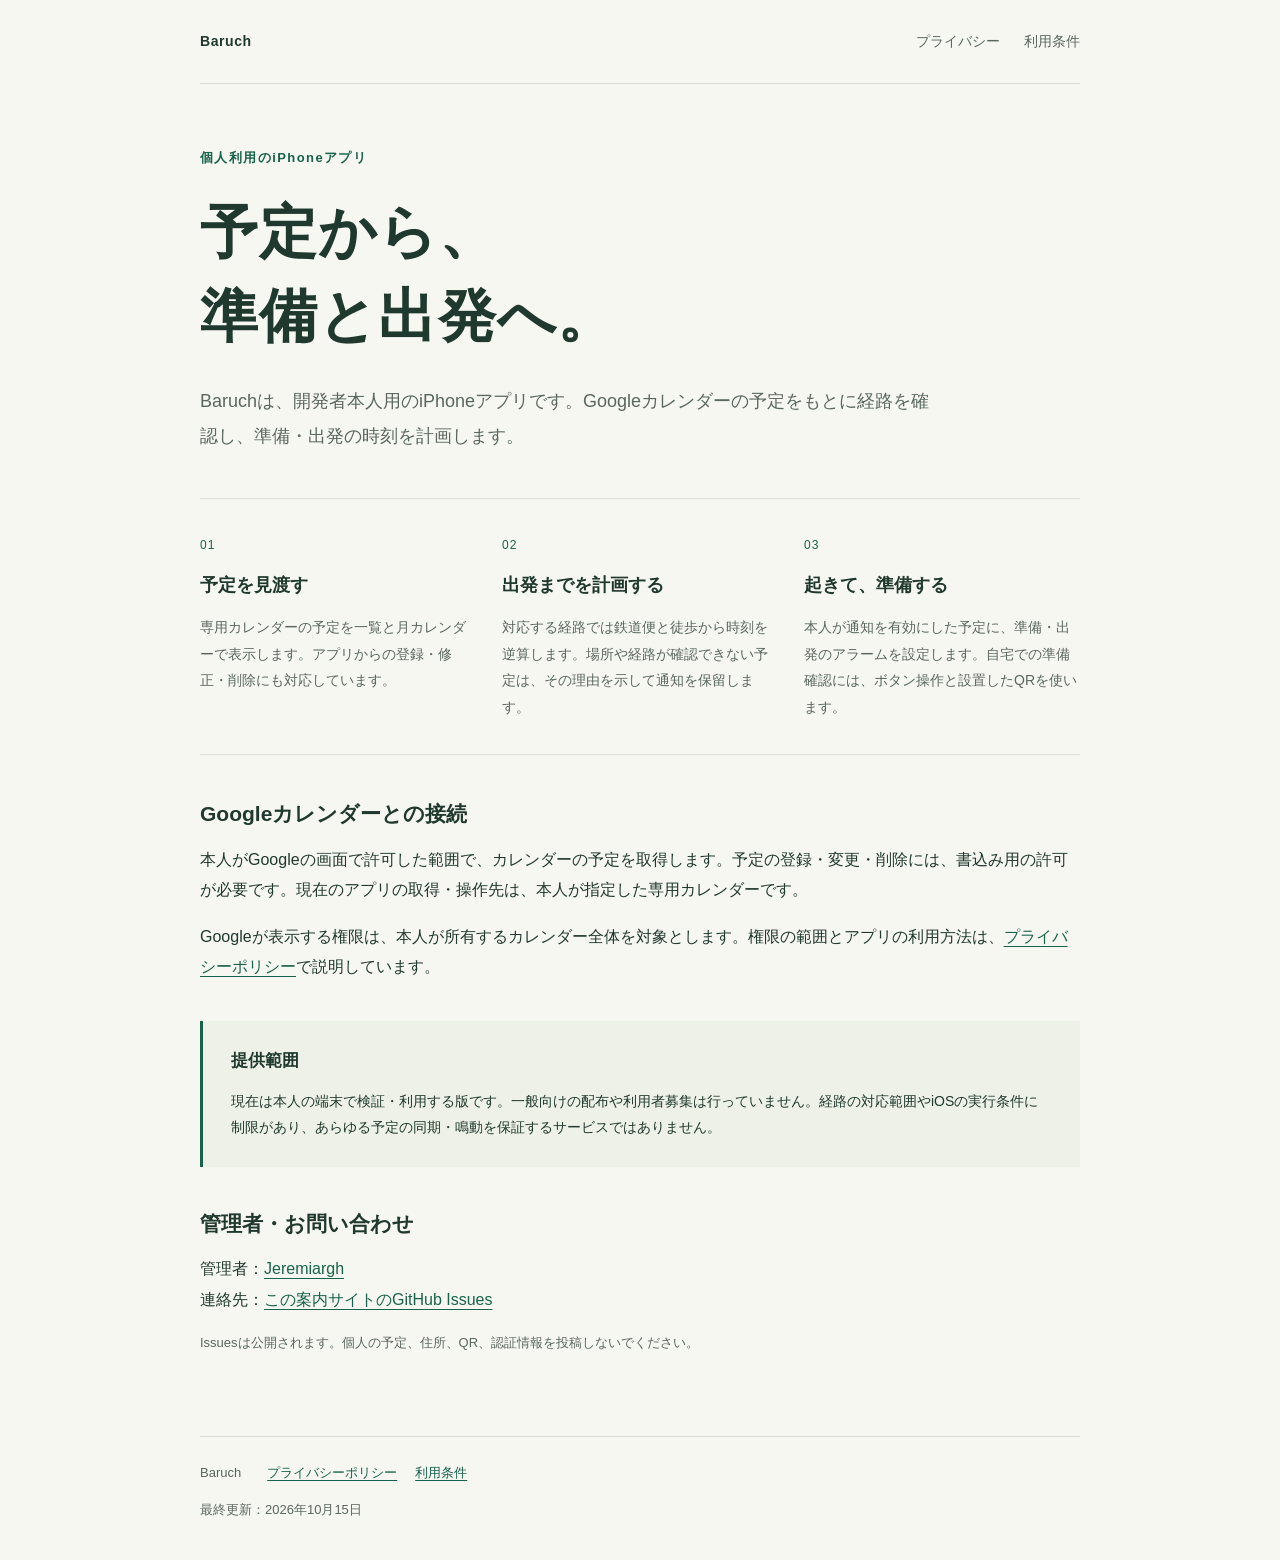
<file: index.html>
<!doctype html>
<html lang="ja">
<head>
  <meta charset="utf-8">
  <meta name="viewport" content="width=device-width, initial-scale=1">
  <meta name="description" content="iPhoneアプリ「Baruch」の個人利用版。Googleカレンダーの予定から、準備と出発の計画・通知・QR確認を支援します。">
  <title>Baruch — アプリ案内</title>
  <link rel="stylesheet" href="style.css">
</head>
<body>
  <a class="skip" href="#main">本文へ</a>
  <header class="site-header"><a class="brand" href="./">Baruch</a><nav aria-label="ページ"><a href="privacy.html">プライバシー</a><a href="terms.html">利用条件</a></nav></header>
  <main id="main">
    <p class="eyebrow">個人利用のiPhoneアプリ</p>
    <h1>予定から、<br>準備と出発へ。</h1>
    <p class="lead">Baruchは、開発者本人用のiPhoneアプリです。Googleカレンダーの予定をもとに経路を確認し、準備・出発の時刻を計画します。</p>
    <section class="feature-grid" aria-label="主な機能">
      <article><span class="number">01</span><h2>予定を見渡す</h2><p>専用カレンダーの予定を一覧と月カレンダーで表示します。アプリからの登録・修正・削除にも対応しています。</p></article>
      <article><span class="number">02</span><h2>出発までを計画する</h2><p>対応する経路では鉄道便と徒歩から時刻を逆算します。場所や経路が確認できない予定は、その理由を示して通知を保留します。</p></article>
      <article><span class="number">03</span><h2>起きて、準備する</h2><p>本人が通知を有効にした予定に、準備・出発のアラームを設定します。自宅での準備確認には、ボタン操作と設置したQRを使います。</p></article>
    </section>
    <section>
      <h2>Googleカレンダーとの接続</h2>
      <p>本人がGoogleの画面で許可した範囲で、カレンダーの予定を取得します。予定の登録・変更・削除には、書込み用の許可が必要です。現在のアプリの取得・操作先は、本人が指定した専用カレンダーです。</p>
      <p>Googleが表示する権限は、本人が所有するカレンダー全体を対象とします。権限の範囲とアプリの利用方法は、<a href="privacy.html">プライバシーポリシー</a>で説明しています。</p>
    </section>
    <aside class="note"><h2>提供範囲</h2><p>現在は本人の端末で検証・利用する版です。一般向けの配布や利用者募集は行っていません。経路の対応範囲やiOSの実行条件に制限があり、あらゆる予定の同期・鳴動を保証するサービスではありません。</p></aside>
    <section class="contact"><h2>管理者・お問い合わせ</h2><p>管理者：<a href="https://github.com/Jeremiargh">Jeremiargh</a><br>連絡先：<a href="https://github.com/Jeremiargh/Jeremiargh.github.io/issues">この案内サイトのGitHub Issues</a></p><p class="small">Issuesは公開されます。個人の予定、住所、QR、認証情報を投稿しないでください。</p></section>
  </main>
  <footer><span>Baruch</span><div><a href="privacy.html">プライバシーポリシー</a><a href="terms.html">利用条件</a></div><small>最終更新：2026年10月15日</small></footer>
</body>
</html>
</file>
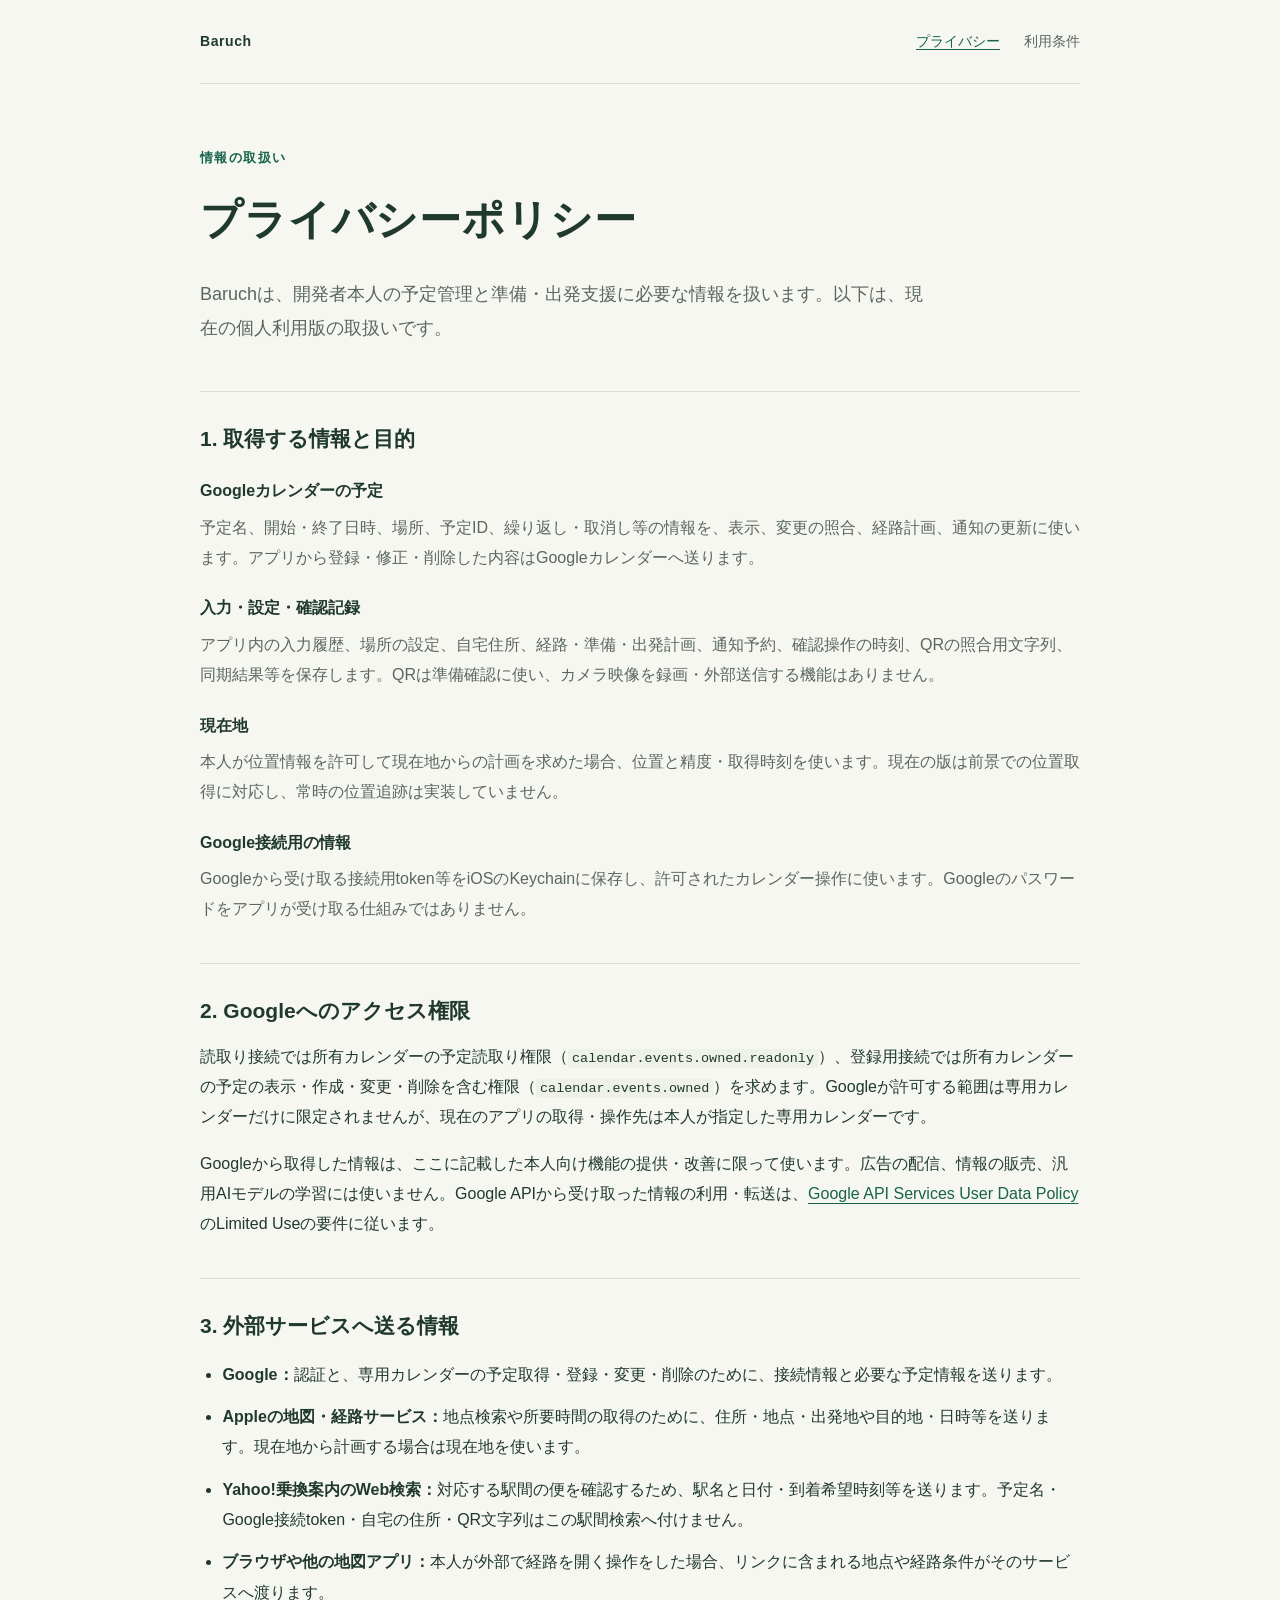
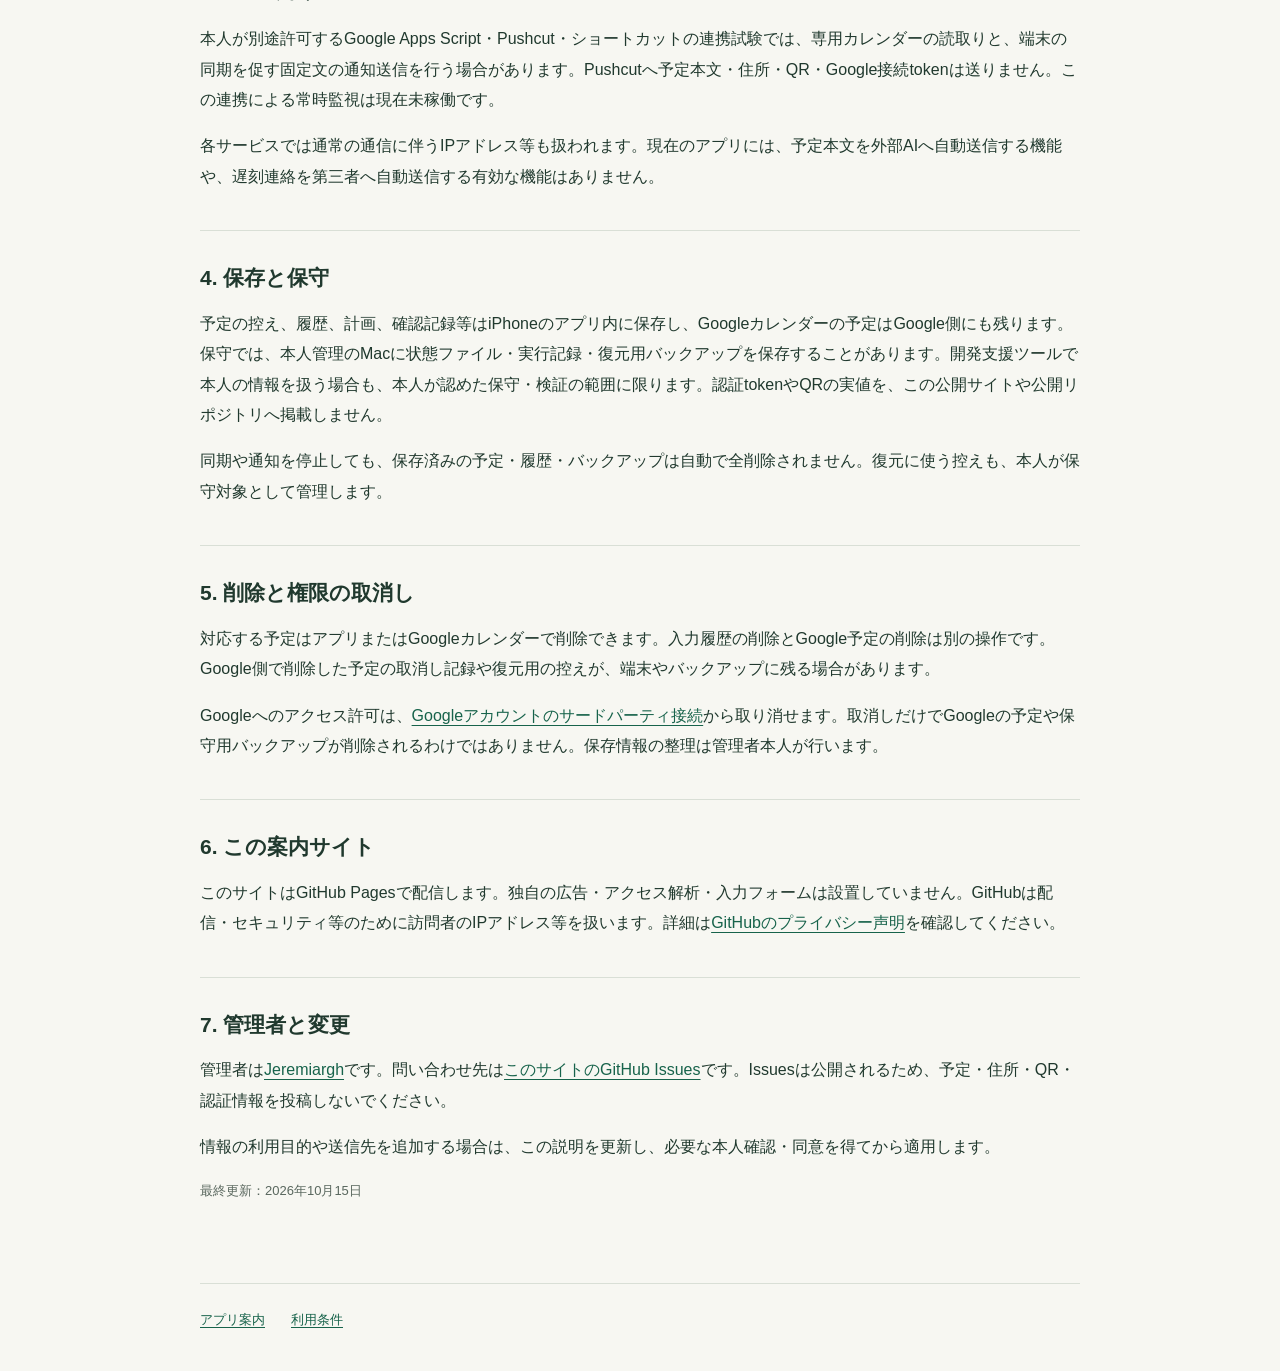
<file: privacy.html>
<!doctype html>
<html lang="ja">
<head>
  <meta charset="utf-8">
  <meta name="viewport" content="width=device-width, initial-scale=1">
  <meta name="description" content="Baruchが取得・利用・保存する情報と、外部サービスへの送信、削除・権限取消しについて。">
  <title>プライバシーポリシー — Baruch</title>
  <link rel="stylesheet" href="style.css">
</head>
<body>
  <a class="skip" href="#main">本文へ</a>
  <header class="site-header"><a class="brand" href="./">Baruch</a><nav aria-label="ページ"><a href="privacy.html" aria-current="page">プライバシー</a><a href="terms.html">利用条件</a></nav></header>
  <main id="main" class="document">
    <p class="eyebrow">情報の取扱い</p><h1>プライバシーポリシー</h1>
    <p class="lead">Baruchは、開発者本人の予定管理と準備・出発支援に必要な情報を扱います。以下は、現在の個人利用版の取扱いです。</p>
    <section><h2>1. 取得する情報と目的</h2>
      <dl>
        <dt>Googleカレンダーの予定</dt><dd>予定名、開始・終了日時、場所、予定ID、繰り返し・取消し等の情報を、表示、変更の照合、経路計画、通知の更新に使います。アプリから登録・修正・削除した内容はGoogleカレンダーへ送ります。</dd>
        <dt>入力・設定・確認記録</dt><dd>アプリ内の入力履歴、場所の設定、自宅住所、経路・準備・出発計画、通知予約、確認操作の時刻、QRの照合用文字列、同期結果等を保存します。QRは準備確認に使い、カメラ映像を録画・外部送信する機能はありません。</dd>
        <dt>現在地</dt><dd>本人が位置情報を許可して現在地からの計画を求めた場合、位置と精度・取得時刻を使います。現在の版は前景での位置取得に対応し、常時の位置追跡は実装していません。</dd>
        <dt>Google接続用の情報</dt><dd>Googleから受け取る接続用token等をiOSのKeychainに保存し、許可されたカレンダー操作に使います。Googleのパスワードをアプリが受け取る仕組みではありません。</dd>
      </dl>
    </section>
    <section><h2>2. Googleへのアクセス権限</h2>
      <p>読取り接続では所有カレンダーの予定読取り権限（<code>calendar.events.owned.readonly</code>）、登録用接続では所有カレンダーの予定の表示・作成・変更・削除を含む権限（<code>calendar.events.owned</code>）を求めます。Googleが許可する範囲は専用カレンダーだけに限定されませんが、現在のアプリの取得・操作先は本人が指定した専用カレンダーです。</p>
      <p>Googleから取得した情報は、ここに記載した本人向け機能の提供・改善に限って使います。広告の配信、情報の販売、汎用AIモデルの学習には使いません。Google APIから受け取った情報の利用・転送は、<a href="https://developers.google.com/terms/api-services-user-data-policy">Google API Services User Data Policy</a>のLimited Useの要件に従います。</p>
    </section>
    <section><h2>3. 外部サービスへ送る情報</h2>
      <ul>
        <li><strong>Google：</strong>認証と、専用カレンダーの予定取得・登録・変更・削除のために、接続情報と必要な予定情報を送ります。</li>
        <li><strong>Appleの地図・経路サービス：</strong>地点検索や所要時間の取得のために、住所・地点・出発地や目的地・日時等を送ります。現在地から計画する場合は現在地を使います。</li>
        <li><strong>Yahoo!乗換案内のWeb検索：</strong>対応する駅間の便を確認するため、駅名と日付・到着希望時刻等を送ります。予定名・Google接続token・自宅の住所・QR文字列はこの駅間検索へ付けません。</li>
        <li><strong>ブラウザや他の地図アプリ：</strong>本人が外部で経路を開く操作をした場合、リンクに含まれる地点や経路条件がそのサービスへ渡ります。</li>
      </ul>
      <p>本人が別途許可するGoogle Apps Script・Pushcut・ショートカットの連携試験では、専用カレンダーの読取りと、端末の同期を促す固定文の通知送信を行う場合があります。Pushcutへ予定本文・住所・QR・Google接続tokenは送りません。この連携による常時監視は現在未稼働です。</p>
      <p>各サービスでは通常の通信に伴うIPアドレス等も扱われます。現在のアプリには、予定本文を外部AIへ自動送信する機能や、遅刻連絡を第三者へ自動送信する有効な機能はありません。</p>
    </section>
    <section><h2>4. 保存と保守</h2>
      <p>予定の控え、履歴、計画、確認記録等はiPhoneのアプリ内に保存し、Googleカレンダーの予定はGoogle側にも残ります。保守では、本人管理のMacに状態ファイル・実行記録・復元用バックアップを保存することがあります。開発支援ツールで本人の情報を扱う場合も、本人が認めた保守・検証の範囲に限ります。認証tokenやQRの実値を、この公開サイトや公開リポジトリへ掲載しません。</p>
      <p>同期や通知を停止しても、保存済みの予定・履歴・バックアップは自動で全削除されません。復元に使う控えも、本人が保守対象として管理します。</p>
    </section>
    <section><h2>5. 削除と権限の取消し</h2>
      <p>対応する予定はアプリまたはGoogleカレンダーで削除できます。入力履歴の削除とGoogle予定の削除は別の操作です。Google側で削除した予定の取消し記録や復元用の控えが、端末やバックアップに残る場合があります。</p>
      <p>Googleへのアクセス許可は、<a href="https://myaccount.google.com/connections">Googleアカウントのサードパーティ接続</a>から取り消せます。取消しだけでGoogleの予定や保守用バックアップが削除されるわけではありません。保存情報の整理は管理者本人が行います。</p>
    </section>
    <section><h2>6. この案内サイト</h2>
      <p>このサイトはGitHub Pagesで配信します。独自の広告・アクセス解析・入力フォームは設置していません。GitHubは配信・セキュリティ等のために訪問者のIPアドレス等を扱います。詳細は<a href="https://docs.github.com/en/site-policy/privacy-policies/github-general-privacy-statement">GitHubのプライバシー声明</a>を確認してください。</p>
    </section>
    <section><h2>7. 管理者と変更</h2>
      <p>管理者は<a href="https://github.com/Jeremiargh">Jeremiargh</a>です。問い合わせ先は<a href="https://github.com/Jeremiargh/Jeremiargh.github.io/issues">このサイトのGitHub Issues</a>です。Issuesは公開されるため、予定・住所・QR・認証情報を投稿しないでください。</p>
      <p>情報の利用目的や送信先を追加する場合は、この説明を更新し、必要な本人確認・同意を得てから適用します。</p>
    </section>
    <p class="small">最終更新：2026年10月15日</p>
  </main>
  <footer><a href="./">アプリ案内</a><a href="terms.html">利用条件</a></footer>
</body>
</html>
</file>
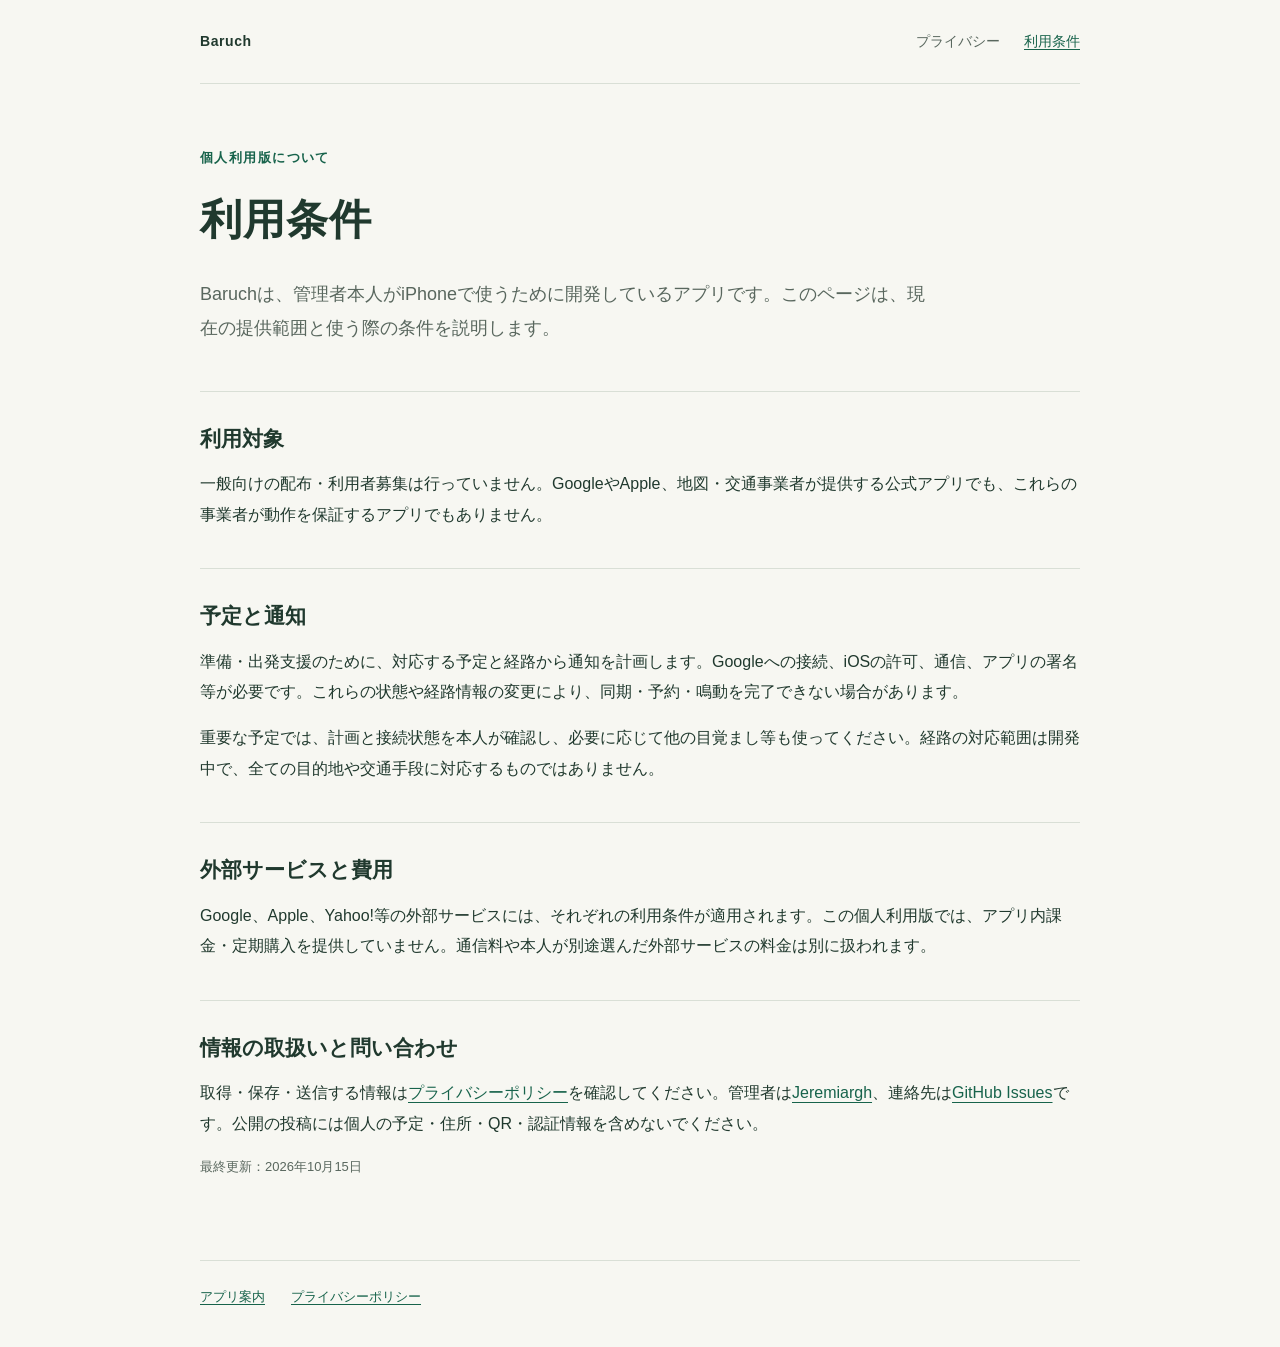
<file: terms.html>
<!doctype html>
<html lang="ja">
<head>
  <meta charset="utf-8">
  <meta name="viewport" content="width=device-width, initial-scale=1">
  <meta name="description" content="Baruchの提供範囲と、通知・経路・接続の利用条件。">
  <title>利用条件 — Baruch</title>
  <link rel="stylesheet" href="style.css">
</head>
<body>
  <a class="skip" href="#main">本文へ</a>
  <header class="site-header"><a class="brand" href="./">Baruch</a><nav aria-label="ページ"><a href="privacy.html">プライバシー</a><a href="terms.html" aria-current="page">利用条件</a></nav></header>
  <main id="main" class="document">
    <p class="eyebrow">個人利用版について</p><h1>利用条件</h1>
    <p class="lead">Baruchは、管理者本人がiPhoneで使うために開発しているアプリです。このページは、現在の提供範囲と使う際の条件を説明します。</p>
    <section><h2>利用対象</h2><p>一般向けの配布・利用者募集は行っていません。GoogleやApple、地図・交通事業者が提供する公式アプリでも、これらの事業者が動作を保証するアプリでもありません。</p></section>
    <section><h2>予定と通知</h2><p>準備・出発支援のために、対応する予定と経路から通知を計画します。Googleへの接続、iOSの許可、通信、アプリの署名等が必要です。これらの状態や経路情報の変更により、同期・予約・鳴動を完了できない場合があります。</p><p>重要な予定では、計画と接続状態を本人が確認し、必要に応じて他の目覚まし等も使ってください。経路の対応範囲は開発中で、全ての目的地や交通手段に対応するものではありません。</p></section>
    <section><h2>外部サービスと費用</h2><p>Google、Apple、Yahoo!等の外部サービスには、それぞれの利用条件が適用されます。この個人利用版では、アプリ内課金・定期購入を提供していません。通信料や本人が別途選んだ外部サービスの料金は別に扱われます。</p></section>
    <section><h2>情報の取扱いと問い合わせ</h2><p>取得・保存・送信する情報は<a href="privacy.html">プライバシーポリシー</a>を確認してください。管理者は<a href="https://github.com/Jeremiargh">Jeremiargh</a>、連絡先は<a href="https://github.com/Jeremiargh/Jeremiargh.github.io/issues">GitHub Issues</a>です。公開の投稿には個人の予定・住所・QR・認証情報を含めないでください。</p></section>
    <p class="small">最終更新：2026年10月15日</p>
  </main>
  <footer><a href="./">アプリ案内</a><a href="privacy.html">プライバシーポリシー</a></footer>
</body>
</html>
</file>
<file: style.css>
:root{color-scheme:light;--paper:#f7f7f2;--ink:#20392e;--muted:#59675e;--line:#d9dfd6;--green:#17634b;--panel:#edf1e7}
*{box-sizing:border-box}
body{margin:0;background:var(--paper);color:var(--ink);font-family:-apple-system,BlinkMacSystemFont,"Hiragino Kaku Gothic ProN","Yu Gothic",sans-serif;font-size:16px;line-height:1.9;overflow-wrap:anywhere}
a{color:var(--green);text-underline-offset:.22em;text-decoration-thickness:1px}
a:hover{text-decoration-thickness:2px}
a:focus-visible{outline:3px solid var(--green);outline-offset:5px}
.skip{position:absolute;top:0;left:1rem;transform:translateY(-150%);padding:.5rem 1rem;background:white;z-index:10}
.skip:focus{transform:translateY(0)}
.site-header,main,footer{width:min(100% - 48px,880px);margin-inline:auto}
.site-header{display:flex;align-items:center;justify-content:space-between;gap:24px;padding-block:28px;border-bottom:1px solid var(--line);font-size:14px}
.brand{font-weight:700;letter-spacing:.04em;text-decoration:none;color:var(--ink);white-space:nowrap}
nav{display:flex;gap:24px}
nav a{text-decoration:none;color:var(--muted)}
nav a[aria-current]{color:var(--green);text-decoration:underline}
main{padding-top:62px;padding-bottom:64px}
.eyebrow{margin:0 0 20px;color:var(--green);font-size:13px;letter-spacing:.11em;font-weight:600}
h1{font-size:clamp(32px,5.5vw,58px);line-height:1.45;letter-spacing:.02em;margin:0 0 26px;font-weight:650}
.document h1{font-size:clamp(27px,4.5vw,42px)}
.lead{font-size:18px;color:var(--muted);max-width:740px;margin-bottom:45px}
section{margin-top:38px}
h2{font-size:21px;line-height:1.65;margin:0 0 13px;font-weight:650}
p{margin:0 0 16px}
.feature-grid{display:grid;grid-template-columns:repeat(3,minmax(0,1fr));gap:26px;padding-block:30px 34px;border-block:1px solid var(--line);margin-block:42px}
.feature-grid article h2{font-size:18px;margin-top:12px}
.feature-grid p{font-size:14px;color:var(--muted);margin:0}
.number{font-size:12px;color:var(--green);font-variant-numeric:tabular-nums;letter-spacing:.08em}
.note{background:var(--panel);padding:26px 28px;margin-top:38px;border-left:3px solid var(--green)}
.note h2{font-size:17px}.note p{font-size:14px;margin:0}
.contact{margin-top:40px}
.small,small{font-size:13px;color:var(--muted)}
.document section{padding-top:30px;border-top:1px solid var(--line)}
dl{margin:0}dt{font-weight:650;margin-top:20px}dd{margin:6px 0 0;color:var(--muted)}
ul{padding-left:1.4em}li{margin-bottom:12px}
code{font-size:.84em;background:var(--panel);padding:.15em .3em;border-radius:3px}
footer{border-top:1px solid var(--line);padding-block:24px 38px;display:flex;flex-wrap:wrap;gap:12px 26px;align-items:baseline;font-size:13px;color:var(--muted)}
footer div{display:flex;flex-wrap:wrap;gap:18px}footer small{width:100%}
@media(max-width:640px){.site-header,main,footer{width:calc(100% - 36px)}.site-header{align-items:flex-start;flex-direction:column;gap:14px;padding-block:22px}nav{gap:20px}main{padding-top:40px}.lead{font-size:16px}.feature-grid{grid-template-columns:1fr;gap:26px}.feature-grid article{display:grid;grid-template-columns:30px 1fr;column-gap:10px}.number{grid-row:1/3;padding-top:4px}.feature-grid article h2{margin:0 0 6px}.feature-grid p{grid-column:2}.note{padding:22px}h2{font-size:19px}}
</file>
